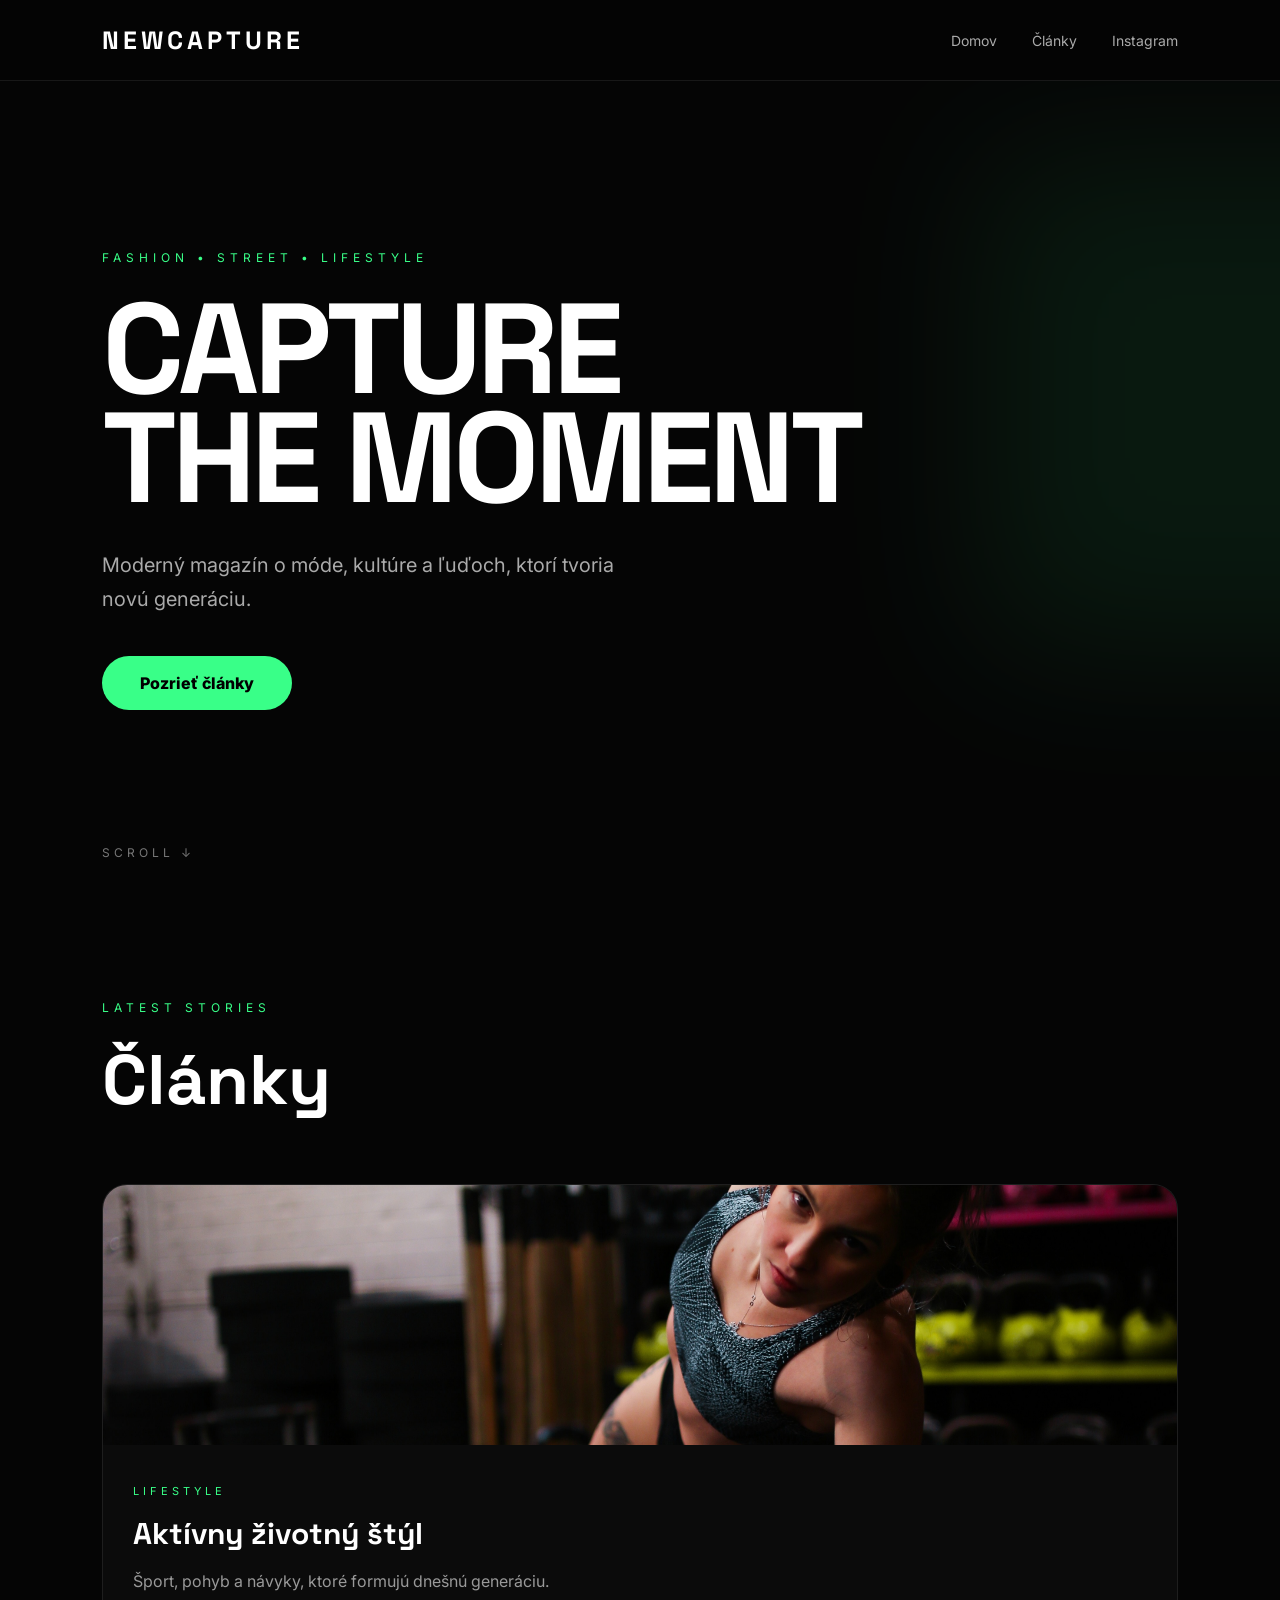
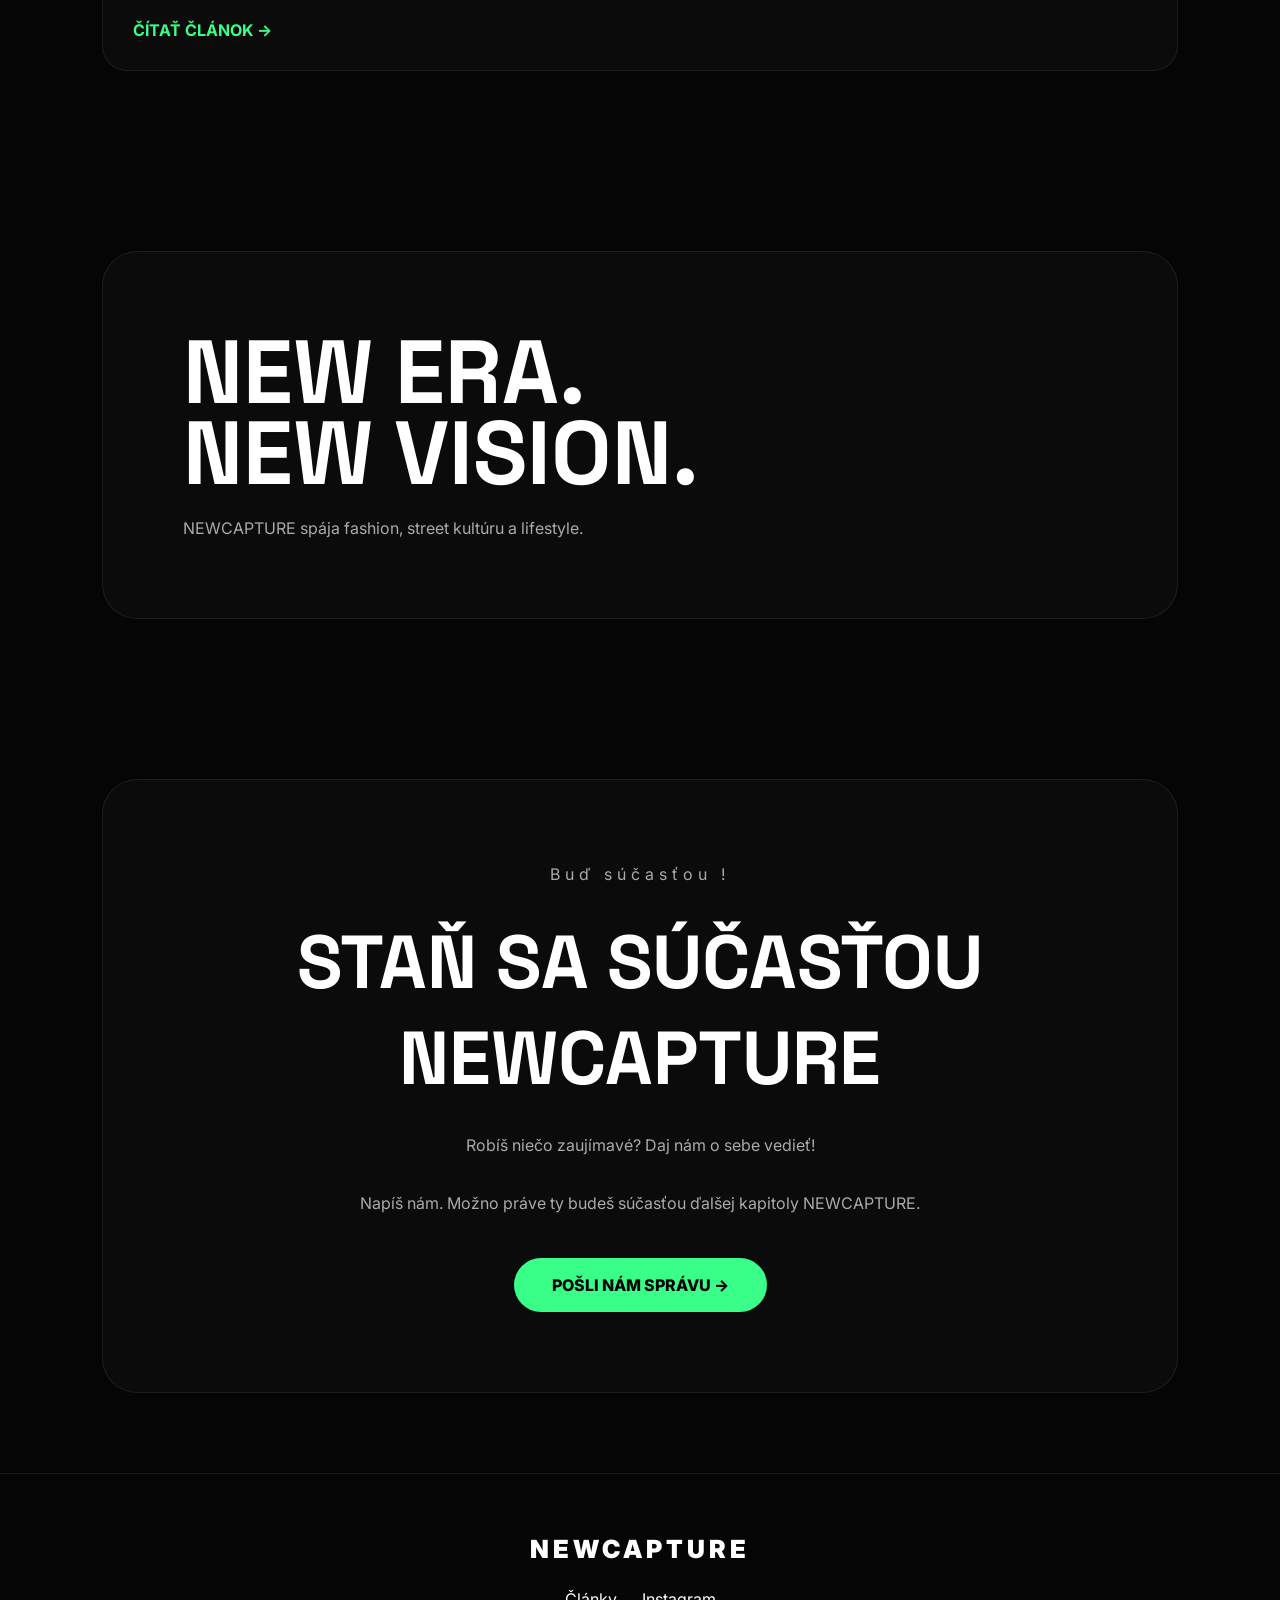
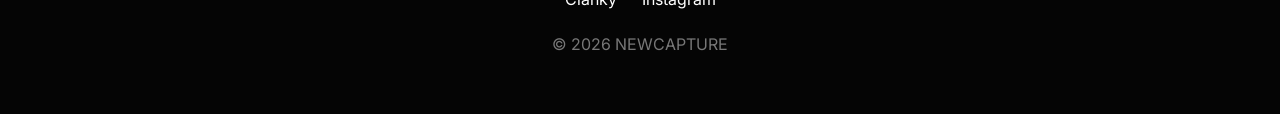
<file: index.html>
<!DOCTYPE html>
<html lang="sk">

<head>

<meta charset="UTF-8">
<meta name="viewport" content="width=device-width, initial-scale=1.0">

<title>NEWCAPTURE — Culture & Lifestyle Magazine</title>

<meta name="description" content="NEWCAPTURE - fashion, street culture and lifestyle magazine">


<link rel="preconnect" href="https://fonts.googleapis.com">
<link rel="preconnect" href="https://fonts.gstatic.com" crossorigin>

<link href="https://fonts.googleapis.com/css2?family=Inter:wght@300;400;500;700;900&family=Space+Grotesk:wght@500;700&display=swap" rel="stylesheet">


<link rel="stylesheet" href="style.css">


</head>


<body>



<!-- NAVBAR -->

<header class="navbar">


<div class="logo">
NEWCAPTURE
</div>



<nav>

<a href="#home">
Domov
</a>


<a href="#articles">
Články
</a>


<a href="https://instagram.com/" target="_blank">
Instagram
</a>


</nav>



</header>





<!-- HERO -->


<section class="hero" id="home">


<div class="hero-bg"></div>



<div class="hero-content">


<p class="small-title">
FASHION • STREET • LIFESTYLE
</p>



<h1>
CAPTURE
<br>
THE MOMENT
</h1>



<p class="hero-text">

Moderný magazín o móde,
kultúre a ľuďoch,
ktorí tvoria novú generáciu.

</p>



<a href="#articles" class="main-button">

Pozrieť články

</a>



</div>



<div class="scroll">

SCROLL ↓

</div>


</section>







<!-- ARTICLES -->


<section class="articles" id="articles">



<div class="section-head">


<p>
LATEST STORIES
</p>


<h2>
Články
</h2>


</div>





<!-- SEM SA AUTOMATICKY VLOŽIA ČLÁNKY Z JSON -->

<div class="article-grid" id="articles">


</div>




</section>







<!-- FEATURE -->


<section class="feature">


<div class="feature-box">


<h2>

NEW ERA.
<br>
NEW VISION.

</h2>


<p>

NEWCAPTURE spája fashion,
street kultúru a lifestyle.

</p>


</div>


</section>

<!-- JOIN NEWCAPTURE -->

<section class="join-section">


<div class="join-box">


<p class="join-small">
Buď súčasťou !
</p>



<h2>
STAŇ SA SÚČASŤOU
<br>
NEWCAPTURE
</h2>



<p>
Robíš niečo zaujímavé? Daj nám o sebe vedieť!
<br><br>
Napíš nám. Možno práve ty budeš súčasťou
ďalšej kapitoly NEWCAPTURE.
</p>



<a href="mailto:newcapture.space@gmail.com" class="join-button">
POŠLI NÁM SPRÁVU →
</a>



</div>


</section>






<!-- FOOTER -->


<footer>


<div class="footer-logo">

NEWCAPTURE

</div>



<div class="footer-links">


<a href="#articles">
Články
</a>


<a href="https://instagram.com/" target="_blank">
Instagram
</a>


</div>



<p>

© 2026 NEWCAPTURE

</p>



</footer>







<script src="script.js"></script>


</body>

</html>
</file>
<file: style.css>
*{
    margin:0;
    padding:0;
    box-sizing:border-box;
}

html{
    scroll-behavior:smooth;
}

body{
    background:#050505;
    color:white;
    font-family:'Inter',sans-serif;
    overflow-x:hidden;
}

a{
    color:white;
    text-decoration:none;
}


/* NAVBAR */

.navbar{

    position:fixed;
    top:0;
    left:0;

    width:100%;

    padding:24px 8%;

    display:flex;
    justify-content:space-between;
    align-items:center;

    z-index:1000;

    background:rgba(5,5,5,.9);

    border-bottom:1px solid rgba(255,255,255,.08);

}


.logo{

    font-family:'Space Grotesk';
    font-size:25px;
    font-weight:900;
    letter-spacing:4px;

}


nav{

    display:flex;
    gap:35px;

}


nav a{

    color:#aaa;
    font-size:14px;
    transition:.3s;

}


nav a:hover{

    color:#39ff88;

}



/* HERO */


.hero{

    min-height:100vh;

    display:flex;
    align-items:center;

    padding:140px 8% 80px;

    position:relative;

}


.hero-bg{

    position:absolute;

    width:500px;
    height:500px;

    right:-200px;
    top:150px;

    background:#39ff88;

    opacity:.08;

    filter:blur(80px);

}


.hero-content{

    position:relative;

    z-index:2;

}


.small-title{

    color:#39ff88;

    letter-spacing:5px;

    font-size:12px;

    margin-bottom:30px;

}



.hero h1{

    font-family:'Space Grotesk';

    font-size:clamp(60px,10vw,140px);

    line-height:.85;

    letter-spacing:-5px;

}



.hero-text{

    max-width:550px;

    margin-top:35px;

    color:#aaa;

    font-size:20px;

    line-height:1.7;

}



/* BUTTONS */


.main-button,
.join-button{

    display:inline-flex;

    align-items:center;

    justify-content:center;

    margin-top:40px;

    padding:17px 38px;

    border-radius:100px;

    font-weight:800;

    background:#39ff88;

    color:#000;

    transition:.3s;

}


.main-button:hover,
.join-button:hover{

    transform:translateY(-5px);

    box-shadow:0 10px 30px rgba(57,255,136,.25);

}


.scroll{

    position:absolute;

    bottom:40px;

    left:8%;

    color:#777;

    letter-spacing:4px;

    font-size:12px;

}



/* ARTICLES */


.articles{

    padding:100px 8%;

}


.section-head p{

    color:#39ff88;

    letter-spacing:5px;

    font-size:12px;

}


.section-head h2{

    font-family:'Space Grotesk';

    font-size:70px;

    margin:20px 0 60px;

}



.article-grid{

    display:grid;

    grid-template-columns:repeat(3,1fr);

    gap:35px;

}



.card{

    background:#0b0b0b;

    border:1px solid rgba(255,255,255,.08);

    border-radius:25px;

    overflow:hidden;

    transition:.35s;

}



.card:hover{

    transform:translateY(-8px);

    border-color:#39ff88;

}



.card img{

    width:100%;

    height:260px;

    object-fit:cover;

}



.card-content{

    padding:30px;

}


.card-content span{

    color:#39ff88;

    font-size:11px;

    letter-spacing:4px;

}


.card-content h3{

    font-family:'Space Grotesk';

    font-size:30px;

    margin:15px 0;

}



.card-content p{

    color:#999;

    line-height:1.7;

}



.card-content a{

    display:inline-block;

    margin-top:25px;

    color:#39ff88;

    font-weight:700;

}



/* FEATURE */


.feature{

    padding:80px 8%;

}


.feature-box{

    padding:80px;

    border-radius:35px;

    background:#0b0b0b;

    border:1px solid rgba(255,255,255,.08);

}



.feature h2{

    font-family:'Space Grotesk';

    font-size:clamp(45px,7vw,90px);

    line-height:.9;

}


.feature p{

    margin-top:25px;

    color:#aaa;

}



/* JOIN */


.join-section{

    padding:80px 8%;

}


.join-box{

    text-align:center;

    padding:80px 30px;

    border-radius:35px;

    background:#0b0b0b;

    border:1px solid rgba(255,255,255,.08);

}


.join-small{

    color:#39ff88;

    letter-spacing:5px;

}



.join-box h2{

    font-family:'Space Grotesk';

    font-size:clamp(40px,6vw,75px);

    margin:25px 0;

}



.join-box p{

    color:#aaa;

    line-height:1.8;

}



/* ARTICLE PAGE */


.article-page{

    padding:150px 8% 80px;

    max-width:1200px;

    margin:auto;

}



#article-category{

    color:#39ff88;

    letter-spacing:5px;

}



#article-title{

    font-family:'Space Grotesk';

    font-size:clamp(45px,7vw,90px);

    line-height:.95;

    margin:25px 0;

}



.article-main-image{

    width:100%;

    border-radius:30px;

    margin:50px 0;

}



.article-content{

    max-width:800px;

    margin:auto;

}


.article-content h2{

    font-family:'Space Grotesk';

    font-size:40px;

    margin:60px 0 20px;

}


.article-content p{

    color:#ccc;

    font-size:19px;

    line-height:1.9;

}



/* FOOTER */


footer{

    padding:60px 8%;

    border-top:1px solid rgba(255,255,255,.08);

    text-align:center;

}



.footer-logo{

    font-size:25px;

    font-weight:900;

    letter-spacing:4px;

}


.footer-links{

    display:flex;

    justify-content:center;

    gap:25px;

    margin:25px 0;

}


footer p{

    color:#777;

}



/* MOBILE */


@media(max-width:850px){


.navbar{

    padding:20px 5%;

}


.logo{

    font-size:18px;

}


nav{

    gap:15px;

}


nav a{

    font-size:11px;

}


.hero{

    padding:130px 5% 80px;

}



.hero h1{

    font-size:60px;

    letter-spacing:-3px;

}



.articles,
.feature,
.join-section{

    padding-left:5%;

    padding-right:5%;

}



.section-head h2{

    font-size:50px;

}



.article-grid{

    grid-template-columns:1fr;

}



.feature-box{

    padding:40px 25px;

}



.article-page{

    padding:120px 5% 60px;

}



.article-content h2{

    font-size:30px;

}



.article-content p{

    font-size:17px;

}


footer{

    padding:40px 5%;

}


}
</file>
